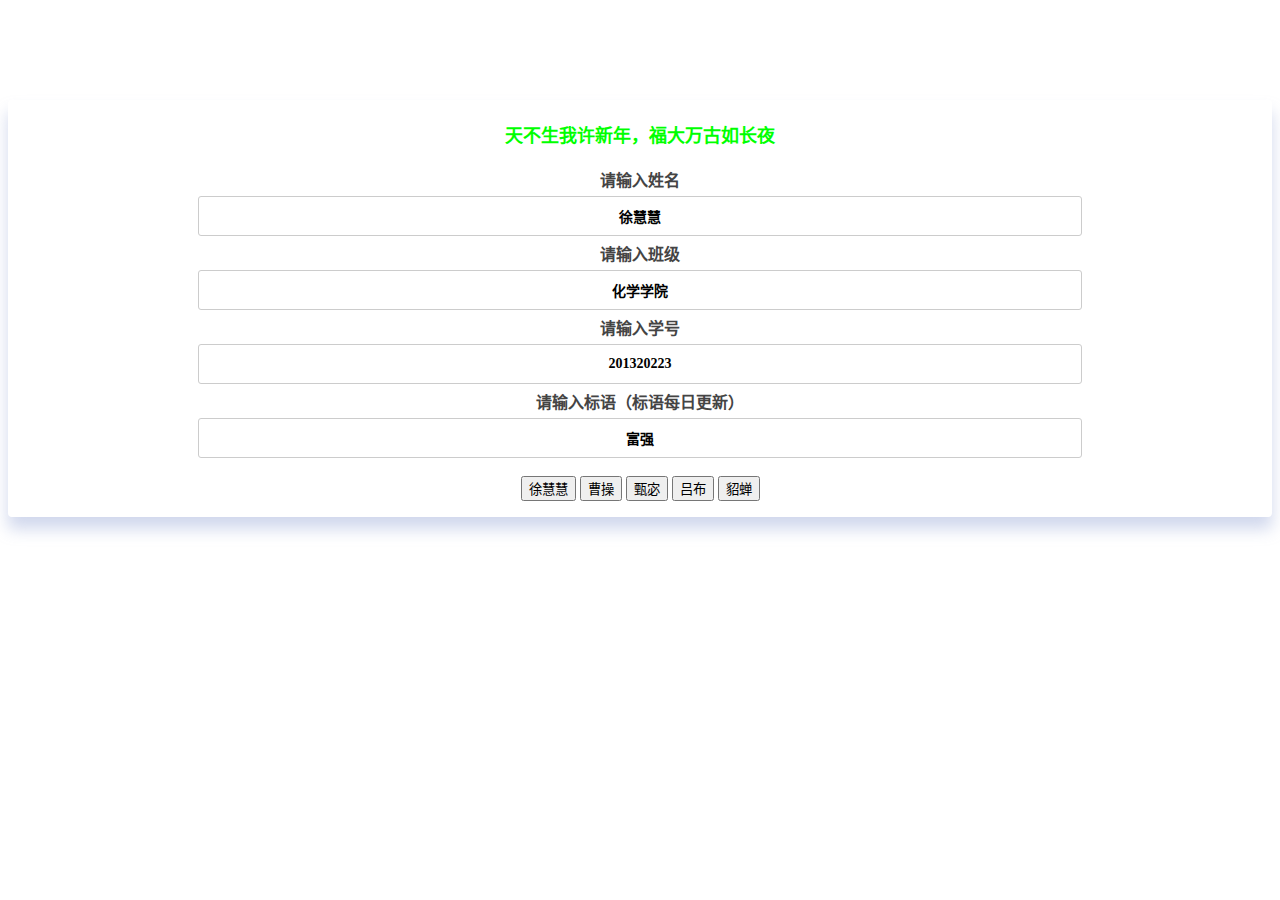
<file: adc-master/fzu-campus-today-master/card/page1.html>
<html lang="zh-CN"><head>
    <meta charset="UTF-8">
    <meta name="renderer" content="webkit">
    <meta http-equiv="X-UA-Compatible" content="IE=edge">
    <meta name="viewport" content="width=device-width, user-scalable=no, initial-scale=1.0, maximum-scale=1.0, minimum-scale=1.0">
    <title>福州大学一码通</title>
    <!-- <link type="text/css" rel="stylesheet" href="./lib/style.css"> -->
    <script src="./scripts/jquery-3.3.1.min.js"></script>
</head>
<style>
    .param-body {
    margin-top: 100px;
    padding: 16px 0;
    text-align: center;
    background:#fff;
    box-shadow:0px 12px 16px 0px rgba(140,157,210,0.4);
    border-radius:4px;
    }
    input{
    outline-style: none ;
    border: 1px solid #ccc; 
    border-radius: 3px;
    padding: 11px 12px;
    width: 70%;
    font-size: 14px;
    font-weight: 700;
    font-family: "Microsoft soft";
    text-align:center;
}
    p{
    font-size: 16px;
    font-weight: 700;
    font-family: "Microsoft soft";
    color: #444444;
    margin: 5px;
    }
    input:focus{
    border-color: #66afe9;
    outline: 0;
    -webkit-box-shadow: inset 0 1px 1px rgba(0,0,0,.075),0 0 8px rgba(102,175,233,.6);
    box-shadow: inset 0 1px 1px rgba(0,0,0,.075),0 0 8px rgba(102,175,233,.6)
    }
    

</style>
<body>
<div class="param-body">
    <p style="margin-bottom: 20px; color: #00FF00; font-size:large">天不生我许新年，福大万古如长夜</p>
    <div>
    <p>请输入姓名</p>
    <input type="text" id="userName" value="徐慧慧" placeholder="请输入姓名">
    <p>请输入班级</p>
    <input type="text" id="deptName" value="化学学院" placeholder="请输入部门">
    <p>请输入学号</p>
    <input type="text" id="sno" value="201320223" placeholder="请输入学号">
    <p>请输入标语（标语每日更新）</p>
    <input type="text" id="marqueeStr" value="富强" placeholder="请先登录真码，看今日标语是什么">
    <br>
    <br>
    <button id="send1">徐慧慧</button>
    <button id="send2">曹操</button>
    <button id="send3">甄宓</button>
    <button id="send4">吕布</button>
    <button id="send5">貂蝉</button>

</div>
</div>
</body>
<script>
    $(function() {
        $('#send1').click(function() {
            var value1 = $('#userName').val();
            var value2 = $('#deptName').val();
            var value3 = $('#marqueeStr').val();
            var value4 = $('#sno').val();
            var url = "./page2.html?user=ZY&userName="
             + value1 + "&deptName=" + value2 + "&marqueeStr=" + value3 + "&sno=" + value4;
            url=encodeURI(url);
            window.location.href=url;
        });
        $('#send2').click(function() {
            var value1 = $('#userName').val();
            var value2 = $('#deptName').val();
            var value3 = $('#marqueeStr').val();
            var value4 = $('#sno').val();
            var url = "./page2.html?user=CC&userName="
             + value1 + "&deptName=" + value2 + "&marqueeStr=" + value3 + "&sno=" + value4;
            url=encodeURI(url);
            window.location.href=url;
        });
        $('#send3').click(function() {
            var value1 = $('#userName').val();
            var value2 = $('#deptName').val();
            var value3 = $('#marqueeStr').val();
            var value4 = $('#sno').val();
            var url = "./page2.html?user=ZF&userName="
             + value1 + "&deptName=" + value2 + "&marqueeStr=" + value3 + "&sno=" + value4;
            url=encodeURI(url);
            window.location.href=url;
        });
        $('#send4').click(function() {
            var value1 = $('#userName').val();
            var value2 = $('#deptName').val();
            var value3 = $('#marqueeStr').val();
            var value4 = $('#sno').val();
            var url = "./page2.html?user=LB&userName="
             + value1 + "&deptName=" + value2 + "&marqueeStr=" + value3 + "&sno=" + value4;
            url=encodeURI(url);
            window.location.href=url;
        });
        $('#send5').click(function() {
            var value1 = $('#userName').val();
            var value2 = $('#deptName').val();
            var value3 = $('#marqueeStr').val();
            var value4 = $('#sno').val();
            var url = "./page2.html?user=DC&userName="
             + value1 + "&deptName=" + value2 + "&marqueeStr=" + value3 + "&sno=" + value4;
            url=encodeURI(url);
            window.location.href=url;
        });
    });
</script>
</html>
</file>
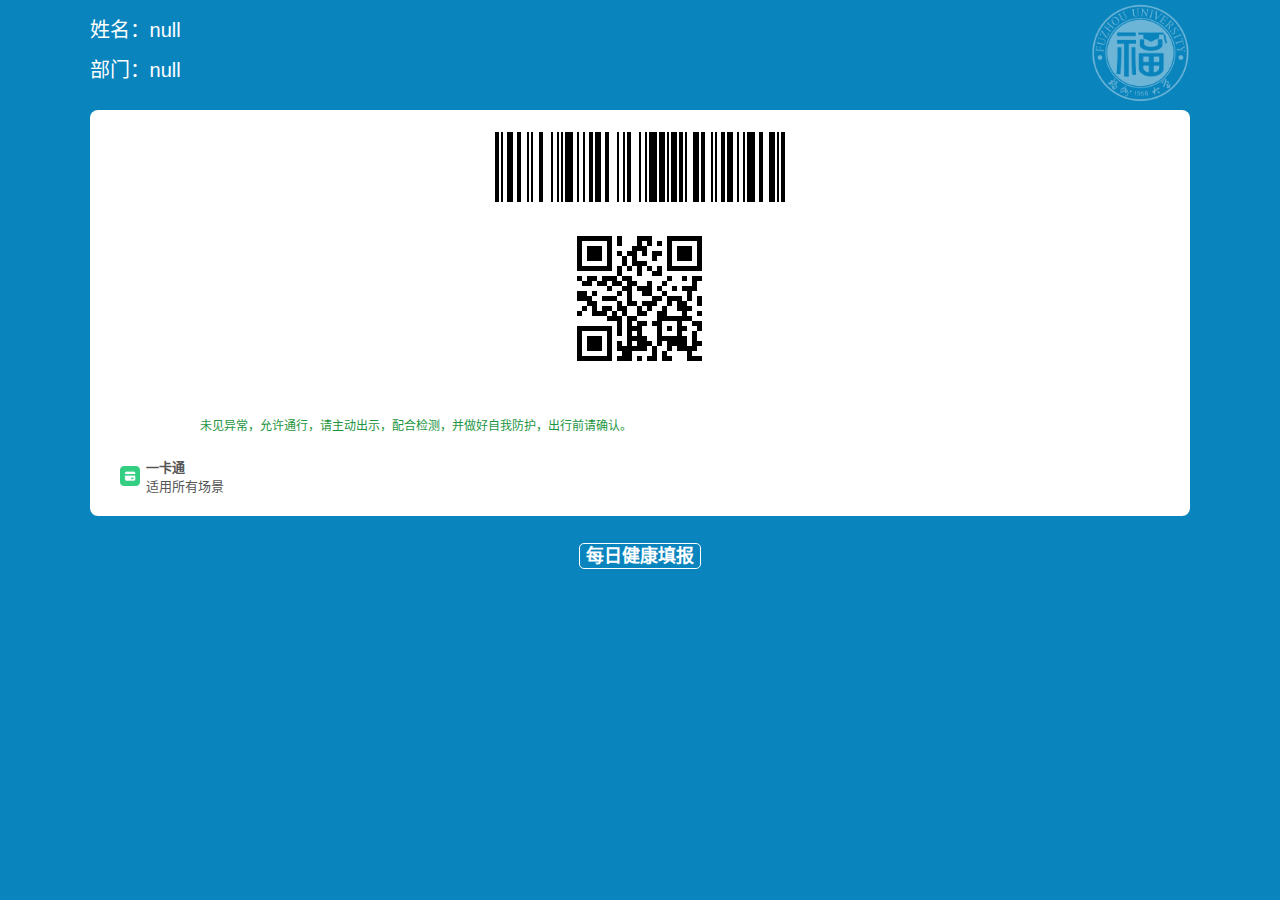
<file: adc-master/fzu-campus-today-master/card/page3.html>
<!DOCTYPE html PUBLIC "-//W3C//DTD XHTML 1.0 Transitional//EN" "http://www.w3.org/TR/xhtml1/DTD/xhtml1-transitional.dtd">
<html xmlns="http://www.w3.org/1999/xhtml" lang="zh-CN">
<meta charset="UTF-8">
<head id="Head1"><title>
	福州大学一码通
</title><meta name="viewport" content="width=device-width, initial-scale=1.0" />

<link rel="stylesheet" href="./scripts/bootstrap.min.css" />
<link rel="stylesheet" href="./scripts/style4.css" />

<script type="text/javascript" src="./scripts/jquery-3.3.1.min.js"></script>

<script type="text/javascript" src="./scripts/jquery.easyui.min.js"></script>

<script type="text/javascript" src="./scripts/easyui-lang-zh_CN.js"></script>
<script src="./scripts/chinesealert.js" type="text/javascript"></script>

<script src="./scripts/common.js" type="text/javascript"></script>
<script src="./scripts/Jquery.MaskLayer.js" type="text/javascript"></script>
<script src="./scripts/jquery-powerFloat-min.js" type="text/javascript"></script>
<script src="./scripts/jquery.qrcode.min.js" type="text/javascript"></script>

<style type="text/css">
     #asd{
				color: white;
				text-decoration: none;
			}
     .obj{
	outline:none;
	line-height:29px;
	padding:10px;
	padding-bottom:0;
	height:29px;

    border-radius: 5px;
 }
@-moz-document url-prefix() {
   .obj{
	outline:none;
	line-height:40px;
	padding:10px;
	height:40px;
    width: 170px;
 }
}
@media all and (-ms-high-contrast:none){
  .obj{
	outline:none;
	line-height:29px;
	padding:10px;
	padding-bottom:0;
	height:29px;
    width: 150px;
 }
}
 </style>
    <script type="text/javascript" src="./scripts/JsBarcode.all.min.js"></script>
    <link href="./scripts/my_loading.css" rel="stylesheet" />
    <script src="./scripts/jq_loading.js" type="text/javascript"></script>
    
   

    <style>

        .jkmColor{

        }


    </style>
        <!--点击选择支付方式-->
        <script type="text/javascript">
            var jkm ='#C0C0C0';
            var acctype = "";//支付方式类型
            var InterValObj; //timer变量，控制时间
            var curCount = 60; //当前剩余秒数
            var fullUrl = 'ws://ykt.fzu.edu.cn:2016';//监听地址
            var myScroll;
            //选择支付方式
            $(function () {
                var push1 = [];
                $.each(jQuery(".payment-box").find("dl"), function (m, n) {
                    var model = {};
                    model.text = $(this).find('.title').html();
                    model.src = $(this).find("img").attr("src");
                    model.value = jQuery(n).attr("tag");
                    model.desc = $(this).find('.dec').html();
                    push1.push(model);
                });
                if (push1.length == 1) {
                    document.getElementById("showUserPicker").innerHTML = "";
                }
                if (push1.length >= 1) {
                    acctype = push1[0].value;
                    // $('#payWay').html('<img src="' + push1[0].src + '"/><span>' + push1[0].text + acctype + '</span');
                    $('#payWay').html('<img src="' +
                        push1[0].src +
                        '"/><div style="text-align: left; font-size:13px;"><div style="font-weight: 600;">' +
                        push1[0].text +
                        '</div><div>' +
                        push1[0].desc +
                        '</div></div>');

                }
                $('.payment-box').find('em').first().removeClass('icon-uncheckbox').addClass('icon-checkbox');
                $('#changeWay').click(function () {
                    $('#paymethodshow').show();
                    $('.shadeBg').show();
                });
                $('.payment-box').find('dl').click(function () {
                    acctype = $(this).attr('tag');
                    $('.payment-box').children('dl').find('dd').children('em').removeClass('icon-checkbox').addClass('icon-uncheckbox');
                    $(this).children('dd').find('em').removeClass('icon-uncheckbox').addClass('icon-checkbox');
                    //$('#payWay').html('<img src="' + $(this).find("img").attr("src") + '"/><span>' + $(this).find('.title').html() + '</span>');
                    $('#payWay').html('<img src="' +
                        $(this).find("img").attr("src") +
                        '"/><div style="text-align: left; font-size:13px;"><div style="font-weight: 600;">' +
                        $(this).find('.title').html() +
                        '</div><div>' +
                        $(this).find('.dec').html() +
                        '</div></div>');
                    $('#paymethodshow').hide();
                    $('.shadeBg').hide();
                    getreqestbarcode();
                });
                $('.shadeBg').click(function () {
                    $('#paymethodshow').hide();
                    $('.shadeBg').hide();
                });
                $('#more').click(function () {
                    $('#paymethodshow').show();
                });
                $("#qrCodeIco").css("margin", ($("#code").height() - $("#qrCodeIco").height()) / 2);//控制Logo图标的位置
                //点击查看一维码
                $('.tx').click(function () {
                    $('#oneCode').show();
                    $('#tips').show();
                });
                $('#oneCode').click(function () {
                    $(this).hide();
                });
                //关闭提示
                $('.btn_box').click(function () {
                    $('#tips').toggle();
                    return false;
                });
                //判断横屏和竖屏
                var width = document.documentElement.clientWidth;
                var height = document.documentElement.clientHeight;
                if (width < height) {
                    //console.log(width + " " + height);
                    $print = $('#oneCode');
                    $print.width(height);
                    $print.height(width);
                    $print.css('top', (height - width) / 2);
                    $print.css('left', 0 - (height - width) / 2);
                    $print.css('transform', 'rotate(90deg)');
                    $print.css('transform-origin', '50% 50%');
                }
                //福大健康码防伪获取服务器时间
                // GetDate(true);
            });

            $(function () {
                createqrcode();
                $('#codew').click(function () {
                    // getreqestbarcode();
                    createqrcode();
                });
             

            });
            function createqrcode() {
                curCount = 60;
                window.clearInterval(InterValObj); //停止计时器
                InterValObj = window.setInterval(SetRemainTime, 1000); //启动计时器，1秒执行一次
                var i = parseInt(10*Math.random());
                var qrcode = $("#qrcode" + i).text();
                msgSend(qrcode);
                var qrkcode = "";
                var j = 0;
                for (var i = 1; i <= qrcode.length; i++) {
                    if (i % 4 == 0) {
                        qrkcode += qrcode.substr(j * 4, 4) + " ";
                        j++;
                    }
                }
                var options = {
                    width: 2,//较细处条形码的宽度
                    height: 70, //条形码的宽度，无高度直接设置项，由位数决定，可以通过CSS去调整，见下
                    //quite: 10,
                    format: "CODE128",
                    displayValue: false,//是否在条形码下方显示文字
                    margin: 2
                };
                //JsBarcode(barcode, str, options);//原生
                // $('#barcode').JsBarcode(qrcode, options);//jQuery
                if (qrcode != "" && qrcode.length == 20) {
                    qrkcode = qrcode.substr(0, 4) + "************ 查看数字";//数字隐藏
                }
                JsBarcode("#barcode", qrcode, options);
                JsBarcode("#barcode1", qrcode, options);
                $("#dvtext").text(qrcode);
                $("#dvtext1").text(qrkcode);
                if (jkm=='') {
                    jkm = "#000000";
                }
                jkm = "#000000";
 
                var qrcodeobj = $("#code").empty().qrcode({
                    render: "table", //table方式  canvas
                    correctLevel: 0,//纠错等级    
                    //top: 800,
                    //background      : "#005992",//背景颜色    
                    foreground: jkm, //前景颜色    
                    text: qrcode
                });
                
                //判断健康码颜色改变提示语
                if (jkm == "#000000") {
                    $(".jkmColor").css("color", "#1d953f");
                    $("#slogan").html("未见异常，允许通行，请主动出示，配合检测，并做好自我防护，出行前请确认。");
                } else if (jkm == "#d20c12") {
                    $(".jkmColor").css("color", jkm);
                    $("#slogan").html("此码不可通行，码颜色将根据您的健康信息和通行权限动态更新。");
                } else {
                    $(".jkmColor").css("color", jkm);
                }
            }
            // //获取支付码
            // function getreqestbarcode() {
            //     var i = parseInt(10*Math.random());
            //     console.log(i)
            //     // $("#qrcode" + i).text(k);
            //     createqrcode();
            //     $.myloading("hide");
                
            // }
            // // 生成随机数
            // function randomNum(minNum,maxNum){ 
            //     switch(arguments.length){ 
            //         case 1: 
            //             return parseInt(Math.random()*minNum+1); 
            //             break; 
            //         case 2: 
            //             return parseInt(Math.random()*(maxNum-minNum+1)+minNum); 
            //             break; 
            //         default: 
            //             return 0; 
            //             break; 
            //     } 
            // }
            //timer处理函数
            function SetRemainTime() {
                if (curCount == 0) {
                    // createqrcode();
                    // getreqestbarcode();
                }
                else {
                    curCount--;
                }
            }

            function msgSend(temp) {
                try {
                    var ws = null;

                    if ("WebSocket" in window) {
                        ws = new WebSocket(fullUrl);

                    } else if ("MozWebSocket" in window) {
                        ws = new MozWebSocket(fullUrl);

                    } else {
                        return false;
                    }

                    if (ws != null) {
                        ws.onopen = function () { };
                        ws.onclose = function () { };
                        ws.onerror = function (event) { };
                        ws.onmessage = function (msg) {
                            $("#txtvalue").val(msg.data);
                            $("#form1").submit();
                        };
                        delayExcute(temp, ws);
                    }
                } catch (e) {
                    //alert(e);
                }

            }

            /*
             *html发送二维码给服务端进行监听
             */
            function delayExcute(temp, ws) {
                if (ws != null) {
                    window.setTimeout(function () {
                        ws.send("(" + temp + ")");
                    }, 500);

                }
            }
            // setInterval(function () {
            //     GetDate(false);
            // }, 1000);

            // function GetDate(flag) {
            //     AjaxGet(AjaxHandlerUrl + 'ThirdWeb/GetServerDate', null, function (result) {
            //         $("#monthDay").html(result.monthDay);
            //         $("#second").html(result.second);
            //         $("#hourMinute").html(result.hourMinute);
            //         if (flag) {
            //             $("#marqueeStr").html(result.marqueeStr);
            //         }
            //     });
            // }
            //动态获取时间
            window.setInterval(function (){
	    		    var nowTime = getNowFormatDate();
                    $("#monthDay").html(getMonthAndDay());
                    $("#hourMinute").html(nowTime.split(" ")[1].substring(0,5));
                    $("#second").html(nowTime.split(" ")[1].substring(6,8));
                    // $("#marqueeStr").html('文明');
	    		},1000);

            function getNowFormatDate() {//获取当前时间
                var date = new Date();
                var seperator1 = "-";
                var seperator2 = ":";
                var month = date.getMonth() + 1<10? "0"+(date.getMonth() + 1):date.getMonth() + 1;
                var strDate = date.getDate()<10? "0" + date.getDate():date.getDate();
                var hour = date.getHours()<10?"0" + date.getHours():date.getHours();
                var minute = date.getMinutes()<10?"0" + date.getMinutes():date.getMinutes();
                var second = date.getSeconds()<10?"0" + date.getSeconds():date.getSeconds();
                //var currentdate = date.getFullYear() + seperator1  + month  + seperator1  + strDate
                var currentdate = month  + seperator1  + strDate
                        + " "  + hour  + seperator2  + minute  + seperator2 + second
                        ;
                return currentdate;
            }
            function getMonthAndDay() {//获取当前时间
                var date = new Date();
                var month = date.getMonth() + 1;
                var strDate = date.getDate();
                var currentdate = add0(month)  + "月" + add0(strDate) +"日";
                return currentdate;
            }

            //修改月、天的格式，保持两位数显示
            function add0(m){
                return m<10?'0'+m:m
            }

            function getParam(name) {
                var reg = new RegExp("(^|&)" + name + "=([^&]*)(&|$)");
                var r = window.location.search.substr(1).match(reg);
                if (r != null)
                    return decodeURI(r[2]);   //对参数进行decodeURI解码
                return null;
            }

            $(function() {
                var val1 = getParam("userName");
                var val2 = getParam("deptName");
                var val3 = getParam("marqueeStr");
                $("#userName").text("姓名：" + val1);
                $("#deptName").text("部门：" + val2);
                $("#marqueeStr").html(val3);
            });

        </script>
    </head>
<body class="sweep_bg">
<header>

</header>
    <div style="font-size: 20px;color: white;position: relative;width: 86%;margin: 20px auto 0 auto;" >
        <image src="./images/FZU.png" style="width: 99px; float: right; position: absolute;  right: 0px; top: -17px;"></image>
        <span id="userName" style="display: block;padding-bottom: 20px;">姓名：许新年</span>
        <span id="deptName" style="display: block;">部门：数学与计算机科学学院</span>
    </div>
        <div class="pay-container">

          	<div class="tx">
	              <img id="barcode1" src="./images/barcode.png">

	             
                  <div id="currentTime" class="jkmColor" style="font-size: large;margin: 10px;">
                      <b id="monthDay"></b>
                      <b id="second" style="font-size: 35px;"></b>
                      <b id="hourMinute"></b>
                  </div>
	         </div>
            <div id="codew" style="">
                
               
                <div class="qr_code" style="width: 125px; height: 125px;" id="code" >
                 
                </div>
                <div >
                    <marquee class="jkmColor" style="height: 35px;font-size: 40px;display: block;padding-top: 20px;" id="marqueeStr"></marquee>
                </div>
                <div id="slogan" class="jkmColor" style="  width: 80% ;     text-align: left; margin: 0 auto;">
                    
                </div>     
            </div>
           
          	<div  class="bank_update"  id="changeWay" >
            	<div id='payWay'  class="bank" style="display:flex;align-items:center;justify-content:center;line-height: normal; margin-left: 30px;">
                </div> 
                <a id="showUserPicker"  type='button' style="margin-right: 30px;"><img style="width: 10px; height: 15px;" src="./images/Shape.png"/></a>
        	</div>
            
        </div>
        <div class="mui-content">
            <div class="mui-content-padded"></div>
        </div>
         <div style="      margin: 30px;  text-align: center;">
             <a href="http://ehall.fzu.edu.cn/qljfwapp/sys/lwReportEpidemic/*default/index.do#/" style="color: white;font-size: large;font-weight: 700;    border-radius: 5px;padding: 2px 6px 2px 6px;border: 1px solid;">每日健康填报</a>

         </div>

        <!--选择支付方式-->
        <div id="paymethodshow" class="popup">
            <div class="caption-head border font-size-20 flex-box">
                <button onclick="$('#paymethodshow').hide();$('.shadeBg').hide();" class="btn01">
                    <em class="icon-close font-size-24">×</em>
                </button>
            <div class="fit text-center">选择支付方式</div>
            </div>
            <div class="profile-box">
            <div class="liushui-list payment-box">
                
                
                        <dl tag="###">
                            <dt><img alt="" src="./images/card1.jpg"/></dt>
                            <dd class="f">
                                <div class="title">一卡通</div>
                                <div class="dec">适用所有场景</div>
                            </dd>
                            <dd><em class="icon-uncheckbox"></em></dd>
                        </dl>
                               
                
            </div>
            </div>
        </div>
        <div class="shadeBg">            
        </div>

<div style="text-align:center;position: absolute;bottom: .2rem;width: 100%;">
    <div id="ccTips" style="margin-bottom: 100px;">
        暂不支持此服务
    </div>
</div>
       <div id="oneCode">
           <div class="one">
                <div id="dvtext"></div>
                <div class="oneimg">
                    <img id="barcode" src="">
                </div>
           </div>
           <div class="tipsbox" id="tips">
               
                <div class="tips-txt">
                    付款码数字仅用于付钱时向商家出示 为防诈骗，请不要发送给他人
                </div>
                <div class="btn_box mar_bot04 part-top01">
                     <button type="button" class="btn   font_20"  >我知道了</button>
                </div> 
            </div>
       </div>
        <form action="/ThirdWeb/OrderResult" id="form1" method="POST">
            <input type="hidden" name="txtvalue" id="txtvalue" />
            <input type="hidden" id="appUrl" value=""/>
            <inout type="hidden" id="appFlag" value=""/>
            <inout type="hidden" id="isshowheader" value="0"/>
        </form>
    <div style="display: none;" id="qrcode0">40373238485875757502</div>

    <div style="display: none;" id="qrcode1">40057768095395713234</div>

    <div style="display: none;" id="qrcode2">40375757221243103046</div>

    <div style="display: none;" id="qrcode3">40227575242457575571</div>

    <div style="display: none;" id="qrcode4">40250137575424572724</div>

    <div style="display: none;" id="qrcode5">40127575757505069840</div>

    <div style="display: none;" id="qrcode6">40758313757577575813</div>

    <div style="display: none;" id="qrcode7">40843785757542670204</div>

    <div style="display: none;" id="qrcode8">40279375754275758510</div>

    <div style="display: none;" id="qrcode9">40637425757537104990</div>
</body>

</html>
</file>
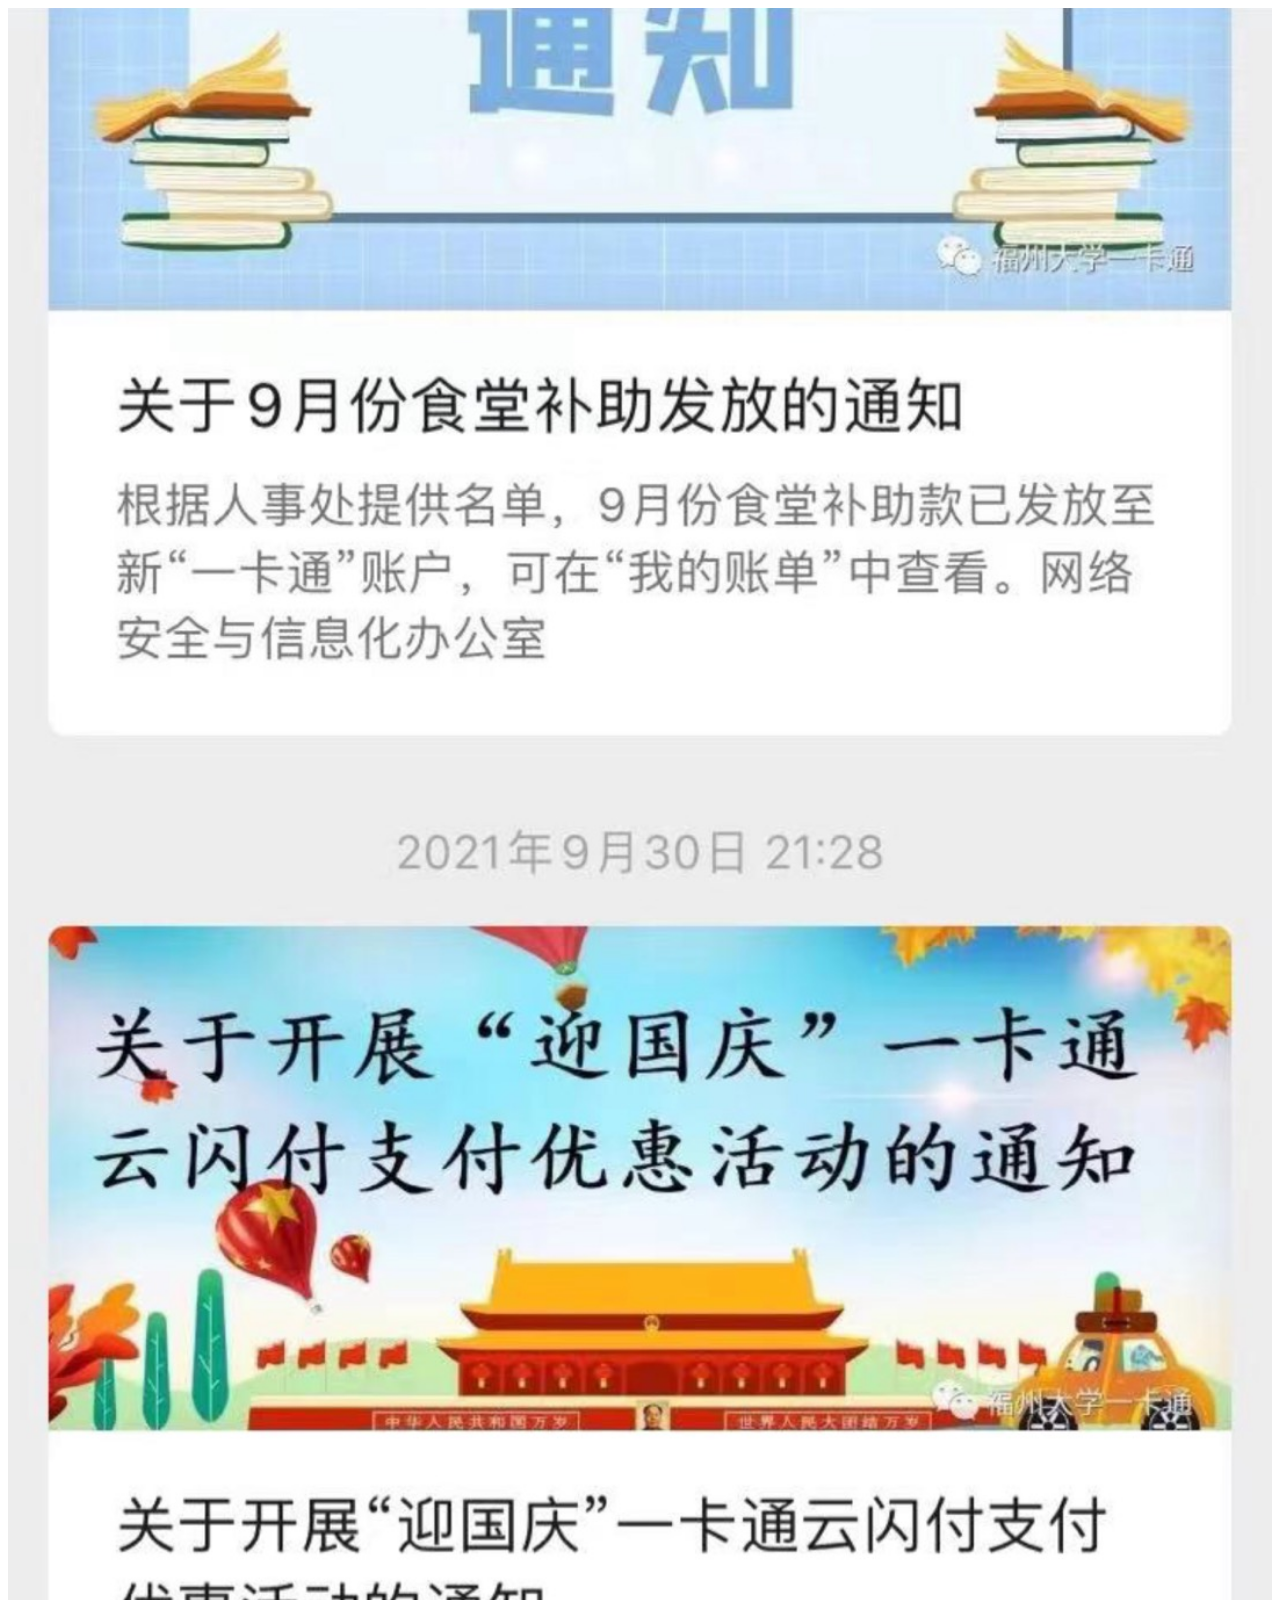
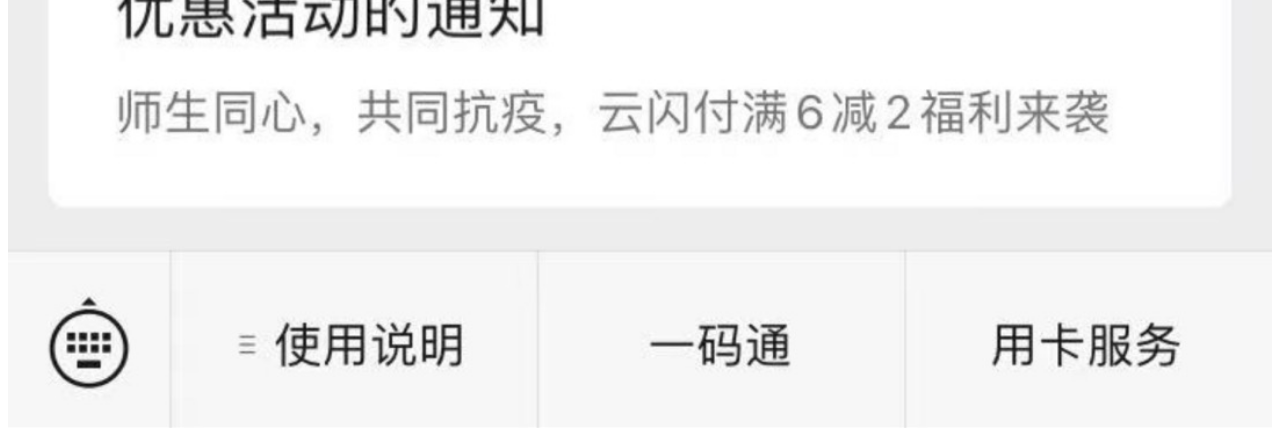
<file: adc-master/fzu-campus-today-master/card/page4.html>
<!DOCTYPE html>
<html>
<head> 
<meta charset="utf-8"> 
<title>福州大学一卡通</title> 
</head>
<style>
    img { height: auto; width: auto\9; width:100%; }
    </style>
<body>


<img border="0" src="./images/福州大学一卡通.png"  >

</body>
</html>
</file>
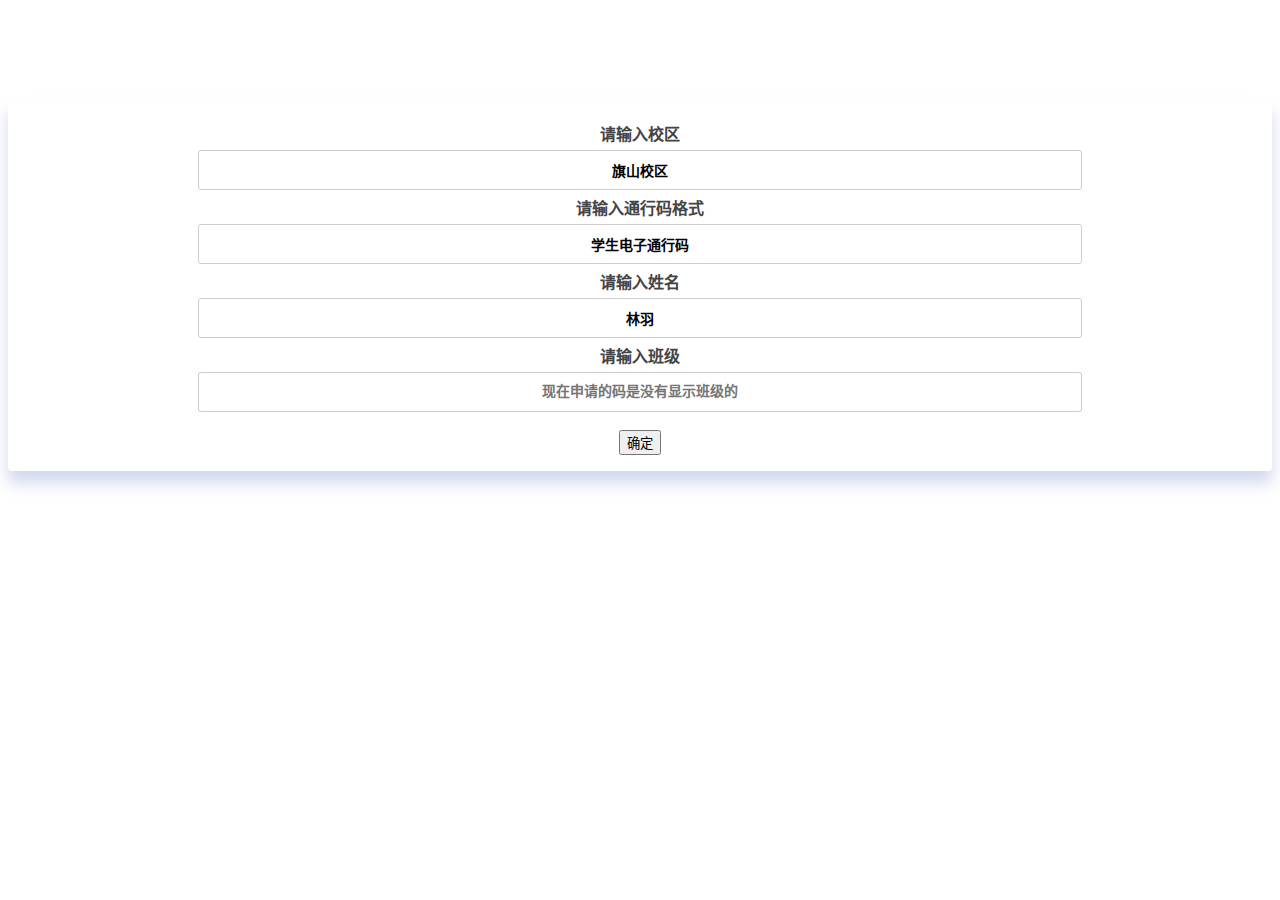
<file: adc-master/fzu-campus-today-master/fzu/parameter.html>
<html lang="zh-CN"><head>
    <meta charset="UTF-8">
    <meta name="renderer" content="webkit">
    <meta http-equiv="X-UA-Compatible" content="IE=edge">
    <meta name="viewport" content="width=device-width, user-scalable=no, initial-scale=1.0, maximum-scale=1.0, minimum-scale=1.0">
    <title>福州大学电子通行码</title>
    <link type="text/css" rel="stylesheet" href="./lib/style.css">
    <script src="./lib/jquery-1.11.1.min.js"></script>
</head>
<style>
    .param-body {
    margin-top: 100px;
    padding: 16px 0;
    text-align: center;
    background:#fff;
    box-shadow:0px 12px 16px 0px rgba(140,157,210,0.4);
    border-radius:4px;
    }
    input{
    outline-style: none ;
    border: 1px solid #ccc; 
    border-radius: 3px;
    padding: 11px 12px;
    width: 70%;
    font-size: 14px;
    font-weight: 700;
    font-family: "Microsoft soft";
    text-align:center;
}
    p{
    font-size: 16px;
    font-weight: 700;
    font-family: "Microsoft soft";
    color: #444444;
    margin: 5px;
    }
    input:focus{
    border-color: #66afe9;
    outline: 0;
    -webkit-box-shadow: inset 0 1px 1px rgba(0,0,0,.075),0 0 8px rgba(102,175,233,.6);
    box-shadow: inset 0 1px 1px rgba(0,0,0,.075),0 0 8px rgba(102,175,233,.6)
    }
    

</style>
<body>
<div class="param-body">
    <div>
    <p>请输入校区</p>
    <input type="text" id="campusName" value="旗山校区" placeholder="请输入校区">
    <p>请输入通行码格式</p>
    <input type="text" id="passTitle" value="学生电子通行码" placeholder="请输入通行码格式">
    <p>请输入姓名</p>
    <input type="text" id="userName" value="林羽" placeholder="请输入姓名">
    <!-- 2020级计算机专硕2班(研) -->
    <p>请输入班级</p>
    <input type="text" id="deptName" value="" placeholder="现在申请的码是没有显示班级的">
    <br>
    <br>
    <button id="send">确定</button>
</div>
</div>
</body>
<script>
    $(function() {
        $('#send').click(function() {
            var value1 = $('#campusName').val();
            var value2 = $('#passTitle').val();
            var value3 = $('#userName').val();
            var value4 = $('#deptName').val();
            var url = "/fzu-campus-today/fzu/form.html?campusName="
             + value1 + "&passTitle=" + value2 + "&userName=" + value3 + "&deptName=" + value4;
            url=encodeURI(url);
            window.location.href=url;
        });
    });
</script>
</html>
</file>
<file: adc-master/fzu-campus-today-master/card/scripts/style4.css>
/*

 * Author: Zhu zhu

 */

 #code table{width: 100%;height:100%;}
 .qr_code{ display: inline-block;background-size: 110%;}
 /*.qr_code{margin-bottom: 15px;margin-top: 10px;}*/
 body {
     background: #f8f8f8;
     text-align: left;
     font-family: '微软雅黑', Helvetica, Arial, sans-serif;
     color: #555;
     font-size: 12px;
     font-weight: 400;
 }
 
 
 ul{list-style: none;}
 
 strong { font-weight: 700; }
 .red { color: #eb4141; }
 a:hover { text-decoration: none; }
 .text_align{text-align: center}
 .header {
     margin: 0 auto;
     height: 50px;
     line-height: 50px;
     background-color: #333;
     -moz-box-shadow: 0 1px 5px 0 rgba(0,0,0,.3);
     -webkit-box-shadow: 0 1px 5px 0 rgba(0,0,0,.3);
     box-shadow: 0 1px 5px 0 rgba(0,0,0,.3);
     font-size: 14px;
 
 }
 
 .tit_back{background: url("../img/back.png")3px center  no-repeat ;padding-left:10px; font-size: 16px}
 .tit_back_1{position: absolute;left:2px;padding: 0 0 0 10px;}
 .tit_center{width: 40%;text-align: center;font-size: 18px;}
 .tit_more{width:25%;text-align: right;}
 .tit_content{width: 65%;text-align: center;}
 .tit_menu{font-size: 32px;width: 10%; display:inline-block; float: right;letter-spacing:3px;}
 .tit_menu_01{font-size: 32px;display:inline-block; float: right;position: absolute;right:0px;padding: 0 7px 0 7px;color: #fff;letter-spacing:-5px;}
 
 .logo h1 {
     line-height: 10px;
     font-family: '微软雅黑', cursive;
     font-size: 24px;
     font-weight: 300;
 }
 
 .logo h1 a,.back_index a,.my_Er.title_col,.pay_title a ,.pay_title{ color: #fff; }
 .back_index{width: 20%; }
 .pay_title{float: left;}
 .pay_title_small{display: block;font-size: 14px; text-align: center;line-height: 30px;height: 30px;color: #fff; }
 .my_Er{color: #fff;padding-left: 30%;}
 
 
 .links {
     text-align: right;
 }
 
 .links a {
     display: inline-block;
     width: 30px;
     height: 30px;
     margin: 15px 0 0 20px;
 }
 
 .links a.home { background: url(../img/home.png) center center no-repeat; }
 .links a.blog { background: url(../img/blog.png) center center no-repeat; margin-right: 50px; }
 
 .register-container {
     margin-top: 50px;
     margin-bottom: 30px
 }
 .con_width{width: 95%;}
 
 
 
 /* ----- iPhone ----- */
 
 .iphone {
     text-align: right;
 }
 
 .iphone img { margin-right: 10px; }
 
 .row{margin: 0 auto;}
 
 /* ----- Registration Form ----- */
 
 .register ,.register .Qr_code{
     /*padding: 20px 50px 40px 50px;
     background:  url(../img/pattern.jpg) left top repeat;*/
     -moz-border-radius: 8px;
     -webkit-border-radius: 8px;
     border-radius: 8px;
    /*
     -moz-box-shadow: 0 1px 5px 0 rgba(0,0,0,.3);
     -webkit-box-shadow: 0 1px 5px 0 rgba(0,0,0,.3);
     box-shadow: 0 1px 5px 0 rgba(0,0,0,.3);
    */
     text-align: center;
 }
 
 .register h2 {
    
     padding-bottom: 15px;
     border-bottom: 2px dotted #bbb;
     font-size: 24px;
     font-weight: 400;
     text-align: center;
 }
 
 .register input {
     width: 85%;
     height: 40px;
     padding-left: 40px;
     border: 1px solid #fff;
     -moz-border-radius: 4px;
     -webkit-border-radius: 4px;
     border-radius:4px;
     -moz-box-shadow: 0 1px 3px 0 rgba(0,0,0,.1) inset;
     -webkit-box-shadow: 0 1px 3px 0 rgba(0,0,0,.1) inset;
     box-shadow: 0 1px 3px 0 rgba(0,0,0,.1) inset;
     font-family: '微软雅黑', Helvetica, Arial, sans-serif;
     color: #888;
     font-size: 14px;
 
 }
 .register .userID{ background: url(../bootstrap/img/user.png) #f6f6f6 5px center no-repeat  ;}
 .register .pasWord{ background: url(../bootstrap/img/psword.png) #f6f6f6 5px center no-repeat  ;}
 
 .register input:focus {
     border: 1px solid #ccc;
     -moz-box-shadow: none;
     -webkit-box-shadow: none;
     box-shadow: none;
 }
 
 .register label {
     margin: 0 2px 0 0;
     font-size: 14px;
     text-align: left;
     padding-left: 30px;
     height: 30px;
     line-height: 30px;
    
 
 }
 
 /*
  
  * .register label span {
     font-style: italic;
 }*/
 
 .marg-bot{
     margin : 30px 0 10px 0;
     padding: 0 8px 0 8px;
 }
 .marg_left{
     padding: 0 8px 0 8px;
 }
 
 .Qr_info{   margin : 20px auto 0 auto; width: 172px;}
 .Qr_info .positon_l{float: left;}
 
 .register input:-moz-placeholder { color: #aaa; }
 .register input:-ms-input-placeholder { color: #aaa; }
 .register input:-webkit-input-placeholder { color: #aaa; }
 
 .register button {
     cursor: pointer;
     width: 85%;
     height: 42px;     
     padding: 0;
     -moz-border-radius: 3px;
     -webkit-border-radius: 3px;
     border-radius: 3px;
     border: 0;
     -moz-box-shadow: 0 15px 30px 0 rgba(255,255,255,.1) inset;
     -webkit-box-shadow: 0 15px 30px 0 rgba(255,255,255,.1) inset;
     box-shadow: 0 15px 30px 0 rgba(255,255,255,.1) inset;
     font-family: '微软雅黑', Helvetica, Arial, sans-serif;
     font-size: 20px;
     letter-spacing:5px;
     font-weight: 400;
     color: #fff;
     text-shadow: 0 1px 2px rgba(0,0,0,.1);
     -o-transition: all .2s;
     -moz-transition: all .2s;
     -webkit-transition: all .2s;
     -ms-transition: all .2s;
 }
 
 .register form button:hover {
     -moz-box-shadow: 0 -15px 30px 0 rgba(255,255,255,.05) inset;
     -webkit-box-shadow: 0 -15px 30px 0 rgba(255,255,255,.05) inset;
     box-shadow: 0 -15px 30px 0 rgba(255,255,255,.05) inset;
 }
 
 .register form button:active {
     -moz-box-shadow:
         0 -15px 30px 0 rgba(255,255,255,.05) inset,
         0 5px 8px 0 rgba(0,0,0,.1) inset;
     -webkit-box-shadow:
         0 -15px 30px 0 rgba(255,255,255,.05) inset,
         0 5px 8px 0 rgba(0,0,0,.1) inset;
     box-shadow:
         0 -15px 30px 0 rgba(255,255,255,.05) inset,
         0 5px 8px 0 rgba(0,0,0,.1) inset;
 }
 
 
 /* ----- Media queries ----- */
 
 @media (max-width: 1200px) {
 
     .register form h2 { background: url(../img/pencil.png) 20px 6px no-repeat; }
 
 }
 
 @media (min-width: 768px) and (max-width: 979px) {
 
     .register form h2 { background: none; }
 
 }
 
 @media (max-width: 768px) {
 
     body { padding-left: 0; padding-right: 0; }
 
     .logo, .links { text-align: center; }
 
     .links { padding-bottom: 5px; }
 
     .logo h1 { padding-left: 0;  color:#fff;}
 
     .links a.home { margin-left: 0; }
 
     .links a.blog { margin-right: 0; }
 
     .register-container { padding-left: 20px; padding-right: 20px; }
 
     .register form h2 { background: none; }
 
     .iphone img { display: none; }
     .pay_margin{
         margin-top:0px;
         margin-bottom:5px
     }
 }
 
 
 @media (max-width: 375px){
     .positon_l{width: 30%;}
 }
 @media (max-width: 320px){
     .positon_l{width:30%;}
 }
 /*
 确认交易 Style
 */
 .pay_margin{
     margin-top:5px;
     margin-bottom:5px
 }
 /*
 针对确认付款页面 高度自适应
 */
 @media (max-height: 480px){
     .pay_margin{
         margin-top:5px;
         margin-bottom:5px
     }
     .pay_margin h3{height: 10px;}
 }
 @media (max-height: 731px){
     .pay_margin{
         margin-top: 25px;
         margin-bottom:5px
     }
 }
 @media (max-height: 800px){
     .pay_margin{
         margin-top: 35px;
         margin-bottom:5px
     }
 }
 @media (max-height: 950px){
     .pay_margin{
         margin-top: 45px;
         margin-bottom:5px
     }
 }
 @media (max-height:480px){
     .pay_margin{
         margin-top:5px;
         margin-bottom:0px
     }
 }
 
 /* 二维码付款 Style*/
 
 .pay{background: #333;}
 .pay_form{
     font-size: 14px;
 }
 
 
 .seller{
     height: 30px;
     line-height: 30px;
 }
 
 .many_input{
     width: 90%; border: none;
 }
 .modal-title_01{text-align: center;font-weight: normal;}
  
 
 .pay_button{width: 100%;margin: 0 auto;height: 40px;font-family: "微软雅黑";font-size: 20px; font-weight:500;}
 .pay_button_01{ font-family: "微软雅黑";font-weight:500;width: 90%;}
 /*height: 40px;font-size: 20px;*/
 /*
 * 确认交易 Style
 */
 
  
 .text-left{
     display: block; height: 30px; line-height: 30px;text-align: left
 }
 .text-right{float:right; padding-right:30px;}
 .text-right_01{float:right;}
 .text-center{text-align: center;}
 /*
 * 交易成功 Style
 */
 .back_col{padding: 5px 0;font-size: 14px;width: 90%;margin: 0 auto;}
 .back_col_big{font-size: 20px;}
 .succes_col{color: green;}
 .wrong_col{color: #d9534f;}
 .sure_many{padding:30px 20px 30px 20px;font-size: 40px;font-weight:normal;font-family: "微软雅黑";}
 .sure_many_mar{margin-bottom: 30px;margin-top: 30px;}
 .order_info{width: 90%; display: inline-block;text-align: left; height: 30px;}
 .order_info_01{ width: 95%;  display: inline-block;text-align: left; font-size: 14px; margin: 5px 0; }
 .txt_right{text-align: right;}
 .txt_col{color: #9a9a9a;}
 .sure_many_text{font-size: 16px;height: 40px;line-height: 40px;}
 .order_info_border{border-bottom: 1px solid #eee;margin: 10px 0 20px 0;}
 .float_r{float: right;}
 .float_l{float: left;}
 .pay_way_sure{text-align: left;width:85%;border-top: 1px solid #d8d8d8;border-bottom: 1px solid #d8d8d8;margin: 0 auto;font-size: 12px;}
 .pay_way_sure a{display: inline-block;float: left;}
 .pay_way_sure_01{width: 25%; color: #999;}
 .pay_way_sure_02{width: 70%; font-size: 16px;}
 /*
  .trans_bg{width: 30px; height: 30px;border: 1px solid  red;background: url(../img/wrong.png)center center no-repeat;}
  * */
 /*
 * 扫码付款 Style
 */
 .back_col_pay{background-color: #282936; padding:15% 15% 32% 15%;  margin-bottom: 20px; color:#fff; text-align: center;}
 .font_col{color:#333;}
 .pay_way{width: 45%;}
 /*
 交易记录 Style
 */
 
 .record{
     margin:0;padding: 0;
 }
 .record_date{background-color: #eee;font-size: 14px;}
 .item_padding{padding: 5px 10px;}
 .group-item-text{font-size: 12px;}
 /*
 修改支付密码 Style
 */
 
 .pay_modify{margin: 20px 0 2px 0;}
 .pay_forget{margin:0 0 2px 0;}
 .modify_title{text-align: center; margin-top:5%;margin-bottom:5%;}
 
 /*
 支付默认设置 Style
 */
 .set_state{ height: 35px; line-height: 35px; padding-left: 20px;}
 .account{padding-left: 20px;border: 1px solid red;}
 .pay_index{font-size: 22px; width: 100%;padding-left: 40%;}
 .userInfo{text-align: left;font-weight: normal;padding-left: 10px;}
 .pay_index_01{font-size: 20px; width: 100%;text-align:center ;}
 /*
 扫一扫支付 Style
 */
 .sweep_bg{background-color: #0a84bd}
 .pay-container{width: 86%;margin: 30px auto 10px auto; background-color: #fff; border-radius: 8px 8px 8px 8px;text-align: center;}
 .tx{padding: 20px 0 20px 0;}
 
 .bank_update{height: 80px;  line-height: 30px;margin: 0 auto;display: flex;justify-content: space-between;align-items: center;}
 .bank{float: left;display: flex;align-items: center;justify-content: center;}
 
 
 .btn_width{width: 90%; }
 .align_footer {text-align: center;}
 .pay{height:40px;line-height: 40px; border-bottom: 1px solid #ddd;}
 .pay_instru{color: #bbb;}
 .pay{background: #333;}
 /*
 扫一扫 使用说明  Style
 */
 .instruct{margin: 10px 0 0 0;}
 .txt_indent{text-indent:2em}
 /*
 扫一扫 用户扫商户二维码/条形  Style
 */
 
 .scanning_bg{margin: 0 auto;text-align: center; height:100%;}
 .img_align{text-align: center;}
 /*
 输入条形码 Style
 */
 .search{background: #ccc; height: 35px; line-height: 40px;}
 .search_input{width: 80%; float: left}
 /*
 默认支付设置 Style
 */
 
 .drag-handle {
     margin-right: 10px;
 
     color: #5F9EDF;
     display: inline-block;
     cursor: move;
     cursor: -webkit-grabbing;  /* overrides 'move' */
     float: right;
 
 }
 .sorttable{padding-left: 20px;  padding-right: 20px;font-size: 14px; margin: 0 auto; background-color: white; }
 .js-sortable{
     list-style: none;
 }
 .js-sortable li{height: 30px; line-height: 30px;margin-bottom: 3px;}
 
 /*
  
  * 交易记录  Style
  * */
 .record_01{font-size: 12px;color: #333;width:60%; height: 25px; line-height: 25px;}
 .record_title{font-size: 14px; font-weight: 500;}
 .record_border{border-bottom: 1px dashed #333; padding: 5px 8px 10px 8px;font-family: '微软雅黑';}
 
 /* 
     更新支付方式
 */
 
 .popup {
     background-color: #fff;
     position: fixed;
     width: 100%;
     padding: 0;
     z-index: 4;
     bottom: 0;
 }
 .popup {
     bottom: 0;
     display: none;
 }
 .caption-head.border {
     border-bottom: 1px solid #ebebeb;
 }
 .flex-box {
     display: flex;
 }
 .fit {
     -webkit-box-flex: 1;
     -ms-flex: 1;
     flex: 1;
 }
 .text-center {
     text-align: center;
 }
 .liushui-list:first-child {
     margin-top: 0;
 }
 .liushui-list {
     margin: .2rem 0 0;
 }
 .profile-box dl {
     background-color: #fff;
     border-bottom: 1px solid #f2f2f2;
     width: 100%;
     display: -webkit-box;
     display: -ms-flexbox;
     display: flex;
     align-items: center;
     margin: 0;
     padding: .625rem 0;
 }
 .profile-box dl dd {
     color: grey;
     padding-right: 1rem;
     font-size: .85rem;
     margin: 0;
 }
 .profile-box dl dt {
     color: #555;
     padding-left: 1rem;
     font-size: 1rem;
     margin: 0;
 }
 .profile-box dl dd.f{
     -webkit-box-flex: 1;
     -ms-flex: 1;
     flex: 1;
     padding-left: 1rem;
 }
 .profile-box .liushui-list dl:first-child {
     border-top: 0;
     border-radius: 0;
 }
 .caption-head {
     padding: .875rem;
     position: relative;
 }
 .caption-head.border {
     border-bottom: 1px solid #ebebeb;
 }
 .icon-uncheckbox{
     border: 1px solid #ccc;
     border-radius: 1.75rem;
     width: 1.25rem;
     height: 1.25rem;
 }
   .icon-uncheckbox .small{
     width: 1rem;
     height: 1rem;
   }
   .icon-checkbox{
     background-color: #3dcf29;
     border: 1px solid #3dcf29;
     border-radius: 1.75rem;
     width: 1.25rem;
     height: 1.25rem;
     position: relative;
     transform: rotate(45deg);
   }
   .icon-checkbox:before {
     height: 2px;
     width: 8px;
     left: 5px;
     top: 13px;
     }
     .icon-checkbox:after {
         height: 15px;
         width: 2px;
         left: 12px;
         top: 0px;
     }
     .icon-checkbox:after, .icon-checkbox:before {
         content: '';
         font-size: 0;
         position: absolute;
         background-color: #fff;
         overflow: hidden;
     }
   .checkbox:before{
     content: '';
     height: 2px;
     width: 8px;
     background-color: #fff;
     font-size: 0;
     overflow: hidden;
     position: absolute;
     left: 8px;
     top: 19px;
   }
   .checkbox:after{
     content: '';
     height: 15px;
     width: 2px;
     background-color: #fff;
     font-size: 0;
     overflow: hidden;
     position: absolute;
     left: 15px;
     top: 6px;
   }
   .checkbox.small{
     width: 1rem;
     height: 1rem;
   }
   [class*=" icon-"], [class^=icon-] {
     font-family: synjones;
     speak: none;
     font-style: normal;
     font-variant: normal;
     font-weight: 400;
     text-transform: none;
     display: inline-block;
     font-size: inherit;
     -webkit-font-smoothing: antialiased;
     -moz-osx-font-smoothing: grayscale;
   }
   .btn01{
       border: 0;
       outline: 0;
       background: #fff;
   }
   .profile-box dl dt img {
       width: 1.875rem;
       height: 1.875rem;
       overflow: hidden;
   }
   .title{
       font-size: 1rem;
       color:#1d1d1d;
       font-weight: 600;
       margin-bottom: .5rem;
   }
   .dec{
       color: #727272;
   }
   .font-size-20{
       font-size: 1rem;
   }
   .font-size-24{
     font-size: 1.5rem;
   }
   #payWay img{
     width: 1.25rem;
     height: 1.25rem;
     margin-right: .4rem;
   }
   /*
     function    Style
 */
 
 .function_list{padding: .3rem .2rem;display: flex; justify-content: center;align-items: center;position: fixed;bottom: 2.5rem;left: 0rem;right: 0rem;}
 .function{display: inline-block;width: 30%;  text-align: center;}
 .function_friend{display: inline-block;width:50%;  text-align: center;}
 .function_01,.function_02{display:block; }
 .new-icon-circle{display: block;margin: auto; border-radius: .3rem; margin-bottom: .1rem;width:2rem;height:2rem;line-height: .8rem; color: #fff; font-size: .12rem; }
 .iconfont{font-family: iconfont!important;font-style: normal; -webkit-font-smoothing: antialiased;-webkit-text-stroke-width: .2rem;}
 .aut_icon{background: url("../img/fkm.png")center center no-repeat; background-size: 90%;}
 .pay_icon{background: url("../img/ccm.png")center center no-repeat; background-size: 90%;}
 .yard_icon{background: url("../img/sys.png")center center no-repeat;background-size: 90%;}
 .cardVou_icon{background: url("../img/cardVou_icon.png")center center no-repeat;background-size: 90%;}
 .friend_icon{background: url("../img/friend_icon.png")center center no-repeat; background-size: 90%;}
 .addressbook_icon{background: url("../img/address_book_icon.png")center center no-repeat; background-size: 90%;}
 
 #oneCode{
     background: rgba(255, 255, 255, 1);
     z-index: 10;
     height: 100%;
     position: fixed;
     left: 0;
     right: 0;
     top: 0;
     display: none;
 }
 
 #ccTips{
     width: 6rem;
     height: 2rem;
     line-height: 2rem;
     padding: .2rem;
     background: rgba(255, 255, 255, .8);
     border-radius: .5rem;
     margin: auto;
     text-align: center;
     display: none;
     bottom: .2rem;
 }
 .shadeBg{
     position: fixed;
     top: 0;
     left: 0;
     width:100%;
     height: 100%;
     background: rgba(0, 0, 0, .5);
     display: none;
 }
 @media screen and (orientation: portrait) {
       .one{
         width: 85%;
         margin: auto;
         display: flex;
         flex-direction: column;
         justify-content: center;
         align-items: center;
         height: 100%;
       }
       .tipsbox{
         position: fixed;
         left: 0;
         right: 0;
         top: 0;
         z-index: 11;
         background: rgba(255, 255, 255, .99);
         width: 100%;
         margin: auto;
         display: flex;
         flex-direction: column;
         justify-content: center;
         align-items: center;
         height: 100%;
         z-index:12;
       }
       .tips-txt{
         color:#1d1d1d;
         font-size: 1rem;
         text-align: center;
         width: 15rem;
         margin-top: 1rem;
       }
       .oneimg{
         width:22rem;
         height: 8rem;
         overflow: hidden;
       }
       .oneimg img{
           width:100%;
           height: auto;
       }
       #dvtext{
           font-size: 1.375rem;
           margin-bottom: .4rem;
           letter-spacing: 4px;
       }
       .logo{
         width: 6rem;
         height: 6rem;
         overflow: hidden;
       }
       #payWay{
         display: inline-block;
         text-overflow: ellipsis;
         -webkit-text-overflow: ellipsis;
         overflow: hidden;
         height: 2rem;
       }
       .btn{ height: 2rem; line-height: .8rem; background: #01558B;border: none; color: #fff;border-radius: .3rem;letter-spacing: 4px;padding: 0 2rem;}
       .btn_box{margin-left:auto; margin-right:auto;width:90%; text-align: center;margin-top: 2rem;}
 
 
     .bill-header {  padding: 17px 0;  position: relative;  width: 100%;background-color: #005992;  }
     .bill-header-arrow {  position: absolute; left: 11px;  display: block;  background: url("./images/back_icon.png") left center no-repeat;  background-size: 23px 23px;   padding-left:28px;    color: white;}
     .bill-header-font {  font-size: 16px;  color: #fff;  display: block;  text-align: center;  }
 }
</file>
<file: adc-master/fzu-campus-today-master/card/scripts/my_loading.css>
/*
    加载遮罩 Style
*/
@charset "utf-8";
.my-confirm-box{background-color: #E2E2E2; -webkit-box-shadow: 0px 0px 10px rgba(0, 0, 0, 0.4);
    -moz-border-radius: 10px; -moz-box-shadow: 0px 0px 10px rgba(0, 0, 0, 0.4);
    -webkit-border-radius: 10px; position: absolute; z-index: 5000;}
.my-confirm-box .my-confirm-title{width: 100%; text-align: center; font-size: 1.2rem;
    font-size: 1.2em\9; margin: 1.5rem 0 1rem; margin: 1.5em 0 1em\9;}
.my-confirm-box .my-confirm-content{text-align: left; font-size: 1rem; font-size: 1em\9;
    margin: 0 1rem 4.5rem; margin: 0 1em 4.5em\9;}
.my-confirm-box .my-confirm-button-wrap{}
.my-confirm-box button {background: transparent; border: none; height: 3rem; height: 3em\9;
    font-size: 1rem; font-size: 1em\9; width: 50%; position: absolute; bottom: 0;
    display: block; text-align: center; border-top: 1px solid #B4B4B4; cursor: pointer; color: #1678E5;}
.my-confirm-box .my-confirm-button-wrap button.my-confirm-btn-right{right:0; border-radius: 0 0 10px 0;}
.my-confirm-box .my-confirm-button-wrap button.my-confirm-btn-left{left:0;
    border-right: 1px solid #B4B4B4; border-radius: 0 0 0 10px;}
.my-confirm-box .my-confirm-button-wrap button:focus,
.my-confirm-box .my-confirm-button-wrap button:hover {font-weight: bold; background: #EFEFEF;}
.my-confirm-box .my-confirm-button-wrap button:active {background: #D6D6D6;}
.my-confirm-box .my-confirm-button-wrap button.my-confirm-btn-full-width{width: 100%;
    border-radius: 0 0 10px 10px;}
.my-loading-box{background:none;   position: absolute; z-index: 5000; text-align: center;
      padding: 15px;}
.my-loading-box .my-loading-img{background-image: url('/images/loading2.gif'); height: 31px; width: 31px;
    margin: 0 auto;}
.my-loading-box .my-loading-title{font-size:.2rem; padding-top: 5px;color: #ccc;}
</file>
<file: adc-master/fzu-campus-today-master/fzu/lib/style.css>
.jqx-tabs-title-container {
    height: auto !important;
    overflow: hidden;
}

.jqx-tabs-title-container .jqx-tabs-title {
    margin-bottom: 0px !important;
}

.hiasdubr {
    padding: 0 10px;
    border-radius: 10px;
    line-height: 20px;
    color: #FFF;
    font-size: 12px !important;
}

.deleteApply {
    position: absolute !important;
    bottom: 10px;
    right: 20px;
    color: red !important;
    padding: 0 16px !important;
}

.pjcssdogn {
    padding-bottom: 60px;
}

.OPjctwlgzsl {
    z-index: 2;
    background-color: #FFF;
    width: 100%;
}

.pjcse52gj {
    padding-bottom: 40px;
}

.sjakudbpe {
    padding: 4px 4px 4px 4px;
}

.pjcssdogn .OPjpam8qgd {
    width: 100% !important;
    flex: 0 0 100% !important;
}

.pjcssdogn .OPjphxw6jn {
    width: calc(100%/ 3 - 4px) !important;
    display: inline-block !important;
    flex: 0 0 33% !important;
    border-radius: 0px 0px 0px 0px !important;
}

.pjcssdogn .OPjphxw6juj {
    width: calc(100%/ 3 - 4px) !important;
    display: inline-block !important;
    flex: 0 0 33% !important;
    border-radius: 0px 0px 0px 0px !important;
}

.pjcssdogn .OSjphxw6jxx {
    width: calc(100%/ 3 - 4px) !important;
    display: inline-block !important;
    flex: 0 0 33% !important;
    border-radius: 0px 0px 0px 0px !important;
}

.OCjauog7jmb {
    font-size: 12px !important;
    padding: 0 10px !important;
    height: 20px !important;
}

.right-btns {
    float: right;
    position: absolute;
    z-index: 99998;
    top: -24px;
    right: 10px;
}

.right-btns span {
    cursor: pointer;
}

#customEmapAdvanceQuery {
    margin-top: -15px;
    z-index: 996;
}

.multi-in-detail .formdiv {
    padding-left: 20px;
}

.multi-in-detail .tablecontainer {
    padding-left: 20px;
    clear: both;
}

.bh-form-group .bh-radio {
    padding: 2px 0 0;
}

.OPjdiga8bkx {
    display: flex !important;
}

.OPjdiga8bka {
    flex: 1 1 0% !important;
}

.OPjdiga8blh {
    background-color: #F4F4F4;
    align-items: center;
    display: flex;
}

.OSjatjmad2 {
    border-radius: 2px!important;
    margin-right: 10px;
    font-size: 12px!important;
    padding: 0 20px!important;
}
.none-data-list{
    margin-top:50%; 
    text-align:center;
    font-size: 18px;
}
.signInfo{
    /* margin: 20px 15px 10px 15px; */
    line-height: 26px;
    font-size:14px;
    margin-top: 8px;
}
#app{
    background-color: white;
}
.userName{
    font-weight: bold;
    font-size: 15px;
}
#codeForm{
    text-align: center;
    margin-top: 25px;
}
.scanBtn{
    position: fixed;
    bottom: 50px;
    right: 20px;
}
.scanBtn img{
    width:40px;
    height:40px;
}
.sjakvxbio {
    margin-top: 2px !important;
}
.cjauoxxk8{
    position: fixed !important;
    bottom: 10px;
    width: 100%;
}
.expireImg{
    display:none;
    margin: 20px 15px 10px 15px;
    line-height: 30px;
    color:#DBDBDB;
}
.waitImg{
    display:none;
    margin: 20px 15px 10px 15px;
    line-height: 30px;
    color:gray;
}
.sjakxxdnv{
    margin-top:2px !important;
}

/*移动审核页样式*/
.mint-layout-container {
    position: relative;
    /* margin-top: 40px; */
}
.res-item-row{
    height: 19px;
    line-height: 19px;
    font-size: 15px;
}
.res-list-item{
    width: 100%;
    height: 100px;
    background: #fff;
    border-bottom: 1px #edf2fb solid;
    padding: 12px;
}
.res-list-item .res-item-label{
	color: #92969c;
}
.res-list-item .item-left{
	width: 70%;
	float:left;
}
.res-list-item .item-right{
	width: 30%;
	float:right;
    text-align: center;
}
.res-list-item .res-item-ele:first-child{
	margin-bottom: 4px;
}
.res-list-item .res-item-ele{
	width: 100%;
	float:left;
	color: #1e2329;
}
.res-item-row:first-child{
	font-size: 17px !important;
	height:28px;
	line-height:28px;
    word-break: break-word;
    margin-bottom:6px;
    color: #000 !important;
    overflow: auto;
}
.res-list .mint-button--small{
    font-size: 14px !important;
    padding: 0 12px !important;
    height: 19px !important;
}
.sent{
    color: #fff !important;
    background: rgb(0,150,244);
    padding:4px;
}
.published{
    color: #fff !important;
    background: #a2d06b;
    padding:4px;
}
.coming{
    color: #fff;
    background: #ffb950;
    padding:4px;
}
.starting{
    color: #fff;
    background: #8af509;
    padding:4px;
}
.draft{
    color: #fff;
    background: #c3e09d;
    padding:4px;
}
.ended{
    color: #fff !important;
    background:rgb(142, 139, 139);
    padding:4px;
}


.tg-button.van-button {
  height: 36px;
  line-height: 34px;
}
.tg-button.van-button--default {
  color: #43454F;
  border-color: #EDF2FB;
}
.tg-button.van-button--small {
  height: 25px;
  line-height: 23px;
  padding: 0 5px;
}
.tg-button.van-button--normal {
  padding: 0 8px;
  min-width: 112px;
}
.tg-button.van-button--large {
  padding: 0 15px;
  height: 50px;
  line-height: 48px;
  font-size: 18px;
}
.tg-button.van-button:before {
  background-color: #E6F0FF;
  border-color: #E6F0FF;
}
.tg-button.van-button:active::before {
  opacity: 0.35;
}
.tg-button.tg-btn-primary {
  background-color: #3B7BFF;
  border-color: #3B7BFF;
  color: #FFFFFF;
}
.tg-button.tg-btn-success {
  background-color: #17BF6A;
  border-color: #17BF6A;
  color: #FFFFFF;
}
.tg-button.tg-btn-warning {
  background-color: #FF9900;
  border-color: #FF9900;
  color: #FFFFFF;
}
.tg-button.tg-btn-danger {
  background-color: #EE3F15;
  border-color: #EE3F15;
  color: #FFFFFF;
}
.tg-button.van-button--disabled {
  border-color: #C4C9D9;
}
.tg-button.van-button--plain {
  background-color: #FFFFFF;
}
.tg-button.van-button--plain.tg-btn-primary {
  color: #3B7BFF;
}
.tg-button.van-button--plain.tg-btn-success {
  color: #17BF6A;
}
.tg-button.van-button--plain.tg-btn-warning {
  color: #FF9900;
}
.tg-button.van-button--plain.tg-btn-danger {
  color: #EE3F15;
}
.emap-flow-view{
	margin-bottom:50px;
}
.mint-fixed-container{
    z-index: 2;
}
.flow-state-success{
	color: #A2D06B;
}
.flow-state-danger{
	color: #F26666;
}
.flow-state-warning{
	color: #FFB950;
}
.none-data-list{
	padding-top: 64px;
	color:#DBDBDB;
}
.turn-add-but{
    bottom: 60px !important;
}
.res-list:last-child{
	margin-bottom:60px;
}
/*下一步及下一步选人组件*/
.md-field-item-inner{
	padding: 0px 17px !important;
}
.tg-select-value{
	padding-top:22px !important;
}
/* .emapm-form{
	margin-bottom: 50px;
} */
.emap-flow-next-step-m{
	margin-bottom: 50px;
}


/*移动统计*/
#app{
	overflow: auto !important;
}
.timeSelect{
	text-align: center;
    margin: 15px 0px 0px 0px;
}
.cardView{
	margin: 15px 0px 0px 0px;
	width: 100%;
	height:85px;
	font-size:12px;
	display: flex;
    align-items: center;
    justify-content: center;
    text-align:center;
	
}
.totalCard{
	width:75px;
	height: 75px;
	background-color: #55C6E8;
	margin: 0px 10px 0px 5px;
	border-radius: 10px;
}
.inCard{
	width:75px;
	height: 75px;
	background-color: #83D18B;
	margin: 0px 10px 0px 5px;
	border-radius: 10px;
}
.offCard{
	width:75px;
	height: 75px;
	background-color: #F2EA29;
	margin: 0px 10px 0px 5px;
	border-radius: 10px;
}
.abnormalCard{
	width:75px;
	height: 75px;
	background-color: #DE998D;
	margin: 0px 10px 0px 5px;
	border-radius: 10px;
}
.bg-total{
	background-color: #55C6E8 !important;
}
.bg-in{
	background-color: #83D18B !important;
}
.bg-off{
	background-color: #F2EA29 !important;
}
.bg-abnormal{
	background-color: #DE998D !important;
}
.totalCard div{
	line-height: 15px;
    margin-top: 3px;
}
.inCard div{
	line-height: 15px;
    margin-top: 3px;
}
.offCard div{
	line-height: 15px;
    margin-top: 3px;
}
.abnormalCard div{
	line-height: 15px;
    margin-top: 3px;
}
.pjcse52gj .asfdgae4s {
	/* position: fixed; */
	width: 100%;
	z-index: 3;
	top: 0px;
}

.pjcse52gj .OPjdiiwddoe {
	padding: 10px 13px !important;
	/* position: fixed; */
	z-index: 2;
	-moz-box-shadow: 0px 3px 10px #AAA;
	-webkit-box-shadow: 0px 3px 10px #AAA;
	box-shadow: 0px 3px 10px #AAA;
	background-color: #FFFFFF;
	width: 100%;
	top: 0px;
}

.pjcse52gj .OPjdiiwddoe .OC6sagdeh {
	border: 1px #ff7474;
	border-style: dashed;
	border-radius: 3px;
	padding: 6px 6px;
	background-color: #fbd6d6;
	font-weight: bold;
}

.pjcse52gj .OPjdiiwddoe .OPjdiiwddli {
	
}

.pjcse52gj .OPjdiiwddoe .OPjdiiwddlp {
	padding-bottom: 7px;
}
.numDiv{
	text-decoration:underline;
	font-weight: bold;
	color:blue;
}
.OCjaus2sxnj{
	float:right;
	height:20px !important;
}
.sjaku5l1q{
	float:right;
	margin-right:10px;
}
.passApp{
	
}
.passInfo{
	text-align: center;
	margin-top: 30%;
	display:none;
}
.errorInfo{
	text-align: center;
	margin-top: 30%;
	display:none;
}
.errorImg{
	width:150px;
	height:150px;
}
.successImg{
	width:150px;
	height:150px;
}
.errorMsg{
	color:red;
	font-size: 16px;
	font-weight: bold;
}
.successInfo{
	text-align: center;
	margin-top: 30%;
	display:none;
}
.successMsg{
	color:#1AFA29;
	font-size: 18px;
	font-weight: bold;
}
.passInfo ul {list-style:none;margin:0px;} 
.passValue{
	margin-left:5px;
	display: inline-block;
	width: 200px;
	text-align: left;
}
.passLabel{
	display: inline-block;
	width: 90px;
	font-weight: bold;
    text-align: left;
    margin-top: 15px;
}
.passInfo ul{
}

.confirmBtn{
	margin-top:50px;
}

.confirmBtn a {
	background-color:#3bb3e0;
	font-family: 'Open Sans', sans-serif;
	font-size:12px;
	text-decoration:none;
	color:#fff;
	position:relative;
	padding:10px 20px;
	padding-right:50px;
	background-image: linear-gradient(bottom, rgb(44,160,202) 0%, rgb(62,184,229) 100%);
	background-image: -o-linear-gradient(bottom, rgb(44,160,202) 0%, rgb(62,184,229) 100%);
	background-image: -moz-linear-gradient(bottom, rgb(44,160,202) 0%, rgb(62,184,229) 100%);
	background-image: -webkit-linear-gradient(bottom, rgb(44,160,202) 0%, rgb(62,184,229) 100%);
	background-image: -ms-linear-gradient(bottom, rgb(44,160,202) 0%, rgb(62,184,229) 100%);
	background-image: -webkit-gradient(
	linear,
	left bottom,
	left top,
	color-stop(0, rgb(44,160,202)),
	color-stop(1, rgb(62,184,229))
	);
	-webkit-border-radius: 5px;
	-moz-border-radius: 5px;
	-o-border-radius: 5px;
	border-radius: 5px;
	-webkit-box-shadow: inset 0px 1px 0px #2ab7ec, 0px 5px 0px 0px #156785, 0px 10px 5px #999;
	-moz-box-shadow: inset 0px 1px 0px #2ab7ec, 0px 5px 0px 0px #156785, 0px 10px 5px #999;
	-o-box-shadow: inset 0px 1px 0px #2ab7ec, 0px 5px 0px 0px #156785, 0px 10px 5px #999;
	box-shadow: inset 0px 1px 0px #2ab7ec, 0px 5px 0px 0px #156785, 0px 10px 5px #999;
}

..confirmBtn a:active {
	top:3px;
	background-image: linear-gradient(bottom, rgb(62,184,229) 0%, rgb(44,160,202) 100%);
	background-image: -o-linear-gradient(bottom, rgb(62,184,229) 0%, rgb(44,160,202) 100%);
	background-image: -moz-linear-gradient(bottom, rgb(62,184,229) 0%, rgb(44,160,202) 100%);
	background-image: -webkit-linear-gradient(bottom, rgb(62,184,229) 0%, rgb(44,160,202) 100%);
	background-image: -ms-linear-gradient(bottom, rgb(62,184,229) 0%, rgb(44,160,202) 100%);
	background-image: -webkit-gradient(
	linear,
	left bottom,
	left top,
	color-stop(0, rgb(62,184,229)),
	color-stop(1, rgb(44,160,202))
	);
	-webkit-box-shadow: inset 0px 1px 0px #2ab7ec, 0px 2px 0px 0px #156785, 0px 5px 3px #999;
	-moz-box-shadow: inset 0px 1px 0px #2ab7ec, 0px 2px 0px 0px #156785, 0px 5px 3px #999;
	-o-box-shadow: inset 0px 1px 0px #2ab7ec, 0px 2px 0px 0px #156785, 0px 5px 3px #999;
	box-shadow: inset 0px 1px 0px #2ab7ec, 0px 2px 0px 0px #156785, 0px 5px 3px #999;
}

.confirmBtn a::before {
	background-color:#2591b4;
	background-image:url(../images/right_arrow.png);
	background-repeat:no-repeat;
	background-position:center center;
	content:"";
	width:20px;
	height:20px;
	position:absolute;
	right:15px;
	top:50%;
	margin-top:-9px;
	-webkit-border-radius: 50%;
	-moz-border-radius: 50%;
	-o-border-radius: 50%;
	border-radius: 50%;
	-webkit-box-shadow: inset 0px 1px 0px #052756, 0px 1px 0px #60c9f0;
	-moz-box-shadow: inset 0px 1px 0px #052756, 0px 1px 0px #60c9f0;
	-o-box-shadow: inset 0px 1px 0px #052756, 0px 1px 0px #60c9f0;
	box-shadow: inset 0px 1px 0px #052756, 0px 1px 0px #60c9f0;
}

.confirmBtn a::before {
	top:50%;
	margin-top:-12px;
	-webkit-box-shadow: inset 0px 1px 0px #60c9f0, 0px 3px 0px #0e3871, 0px 6px 3px #1a80a6;
	-moz-box-shadow: inset 0px 1px 0px #60c9f0, 0px 3px 0px #0e3871, 0px 6px 3px #1a80a6;
	-o-box-shadow: inset 0px 1px 0px #60c9f0, 0px 3px 0px #0e3871, 0px 6px 3px #1a80a6;
	box-shadow: inset 0px 1px 0px #60c9f0, 0px 3px 0px #0e3871, 0px 6px 3px #1a80a6;
}
</file>
